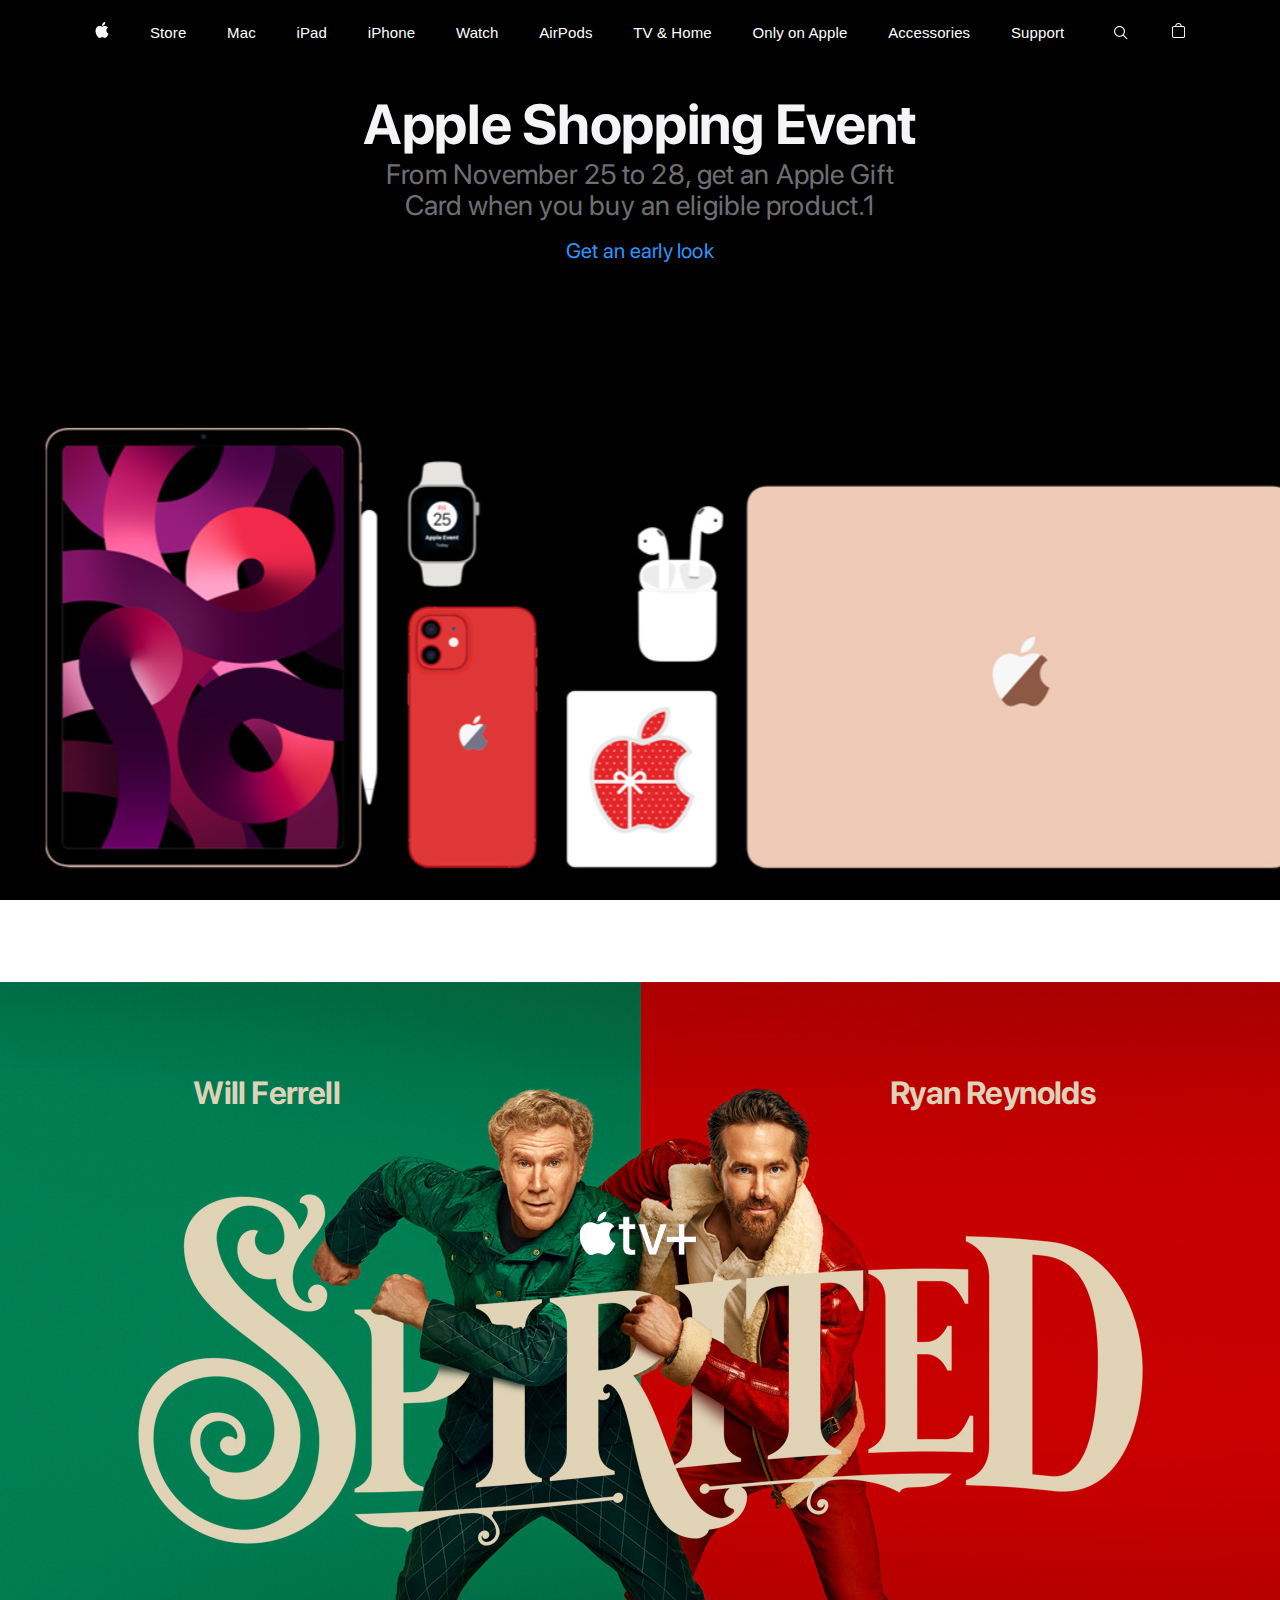
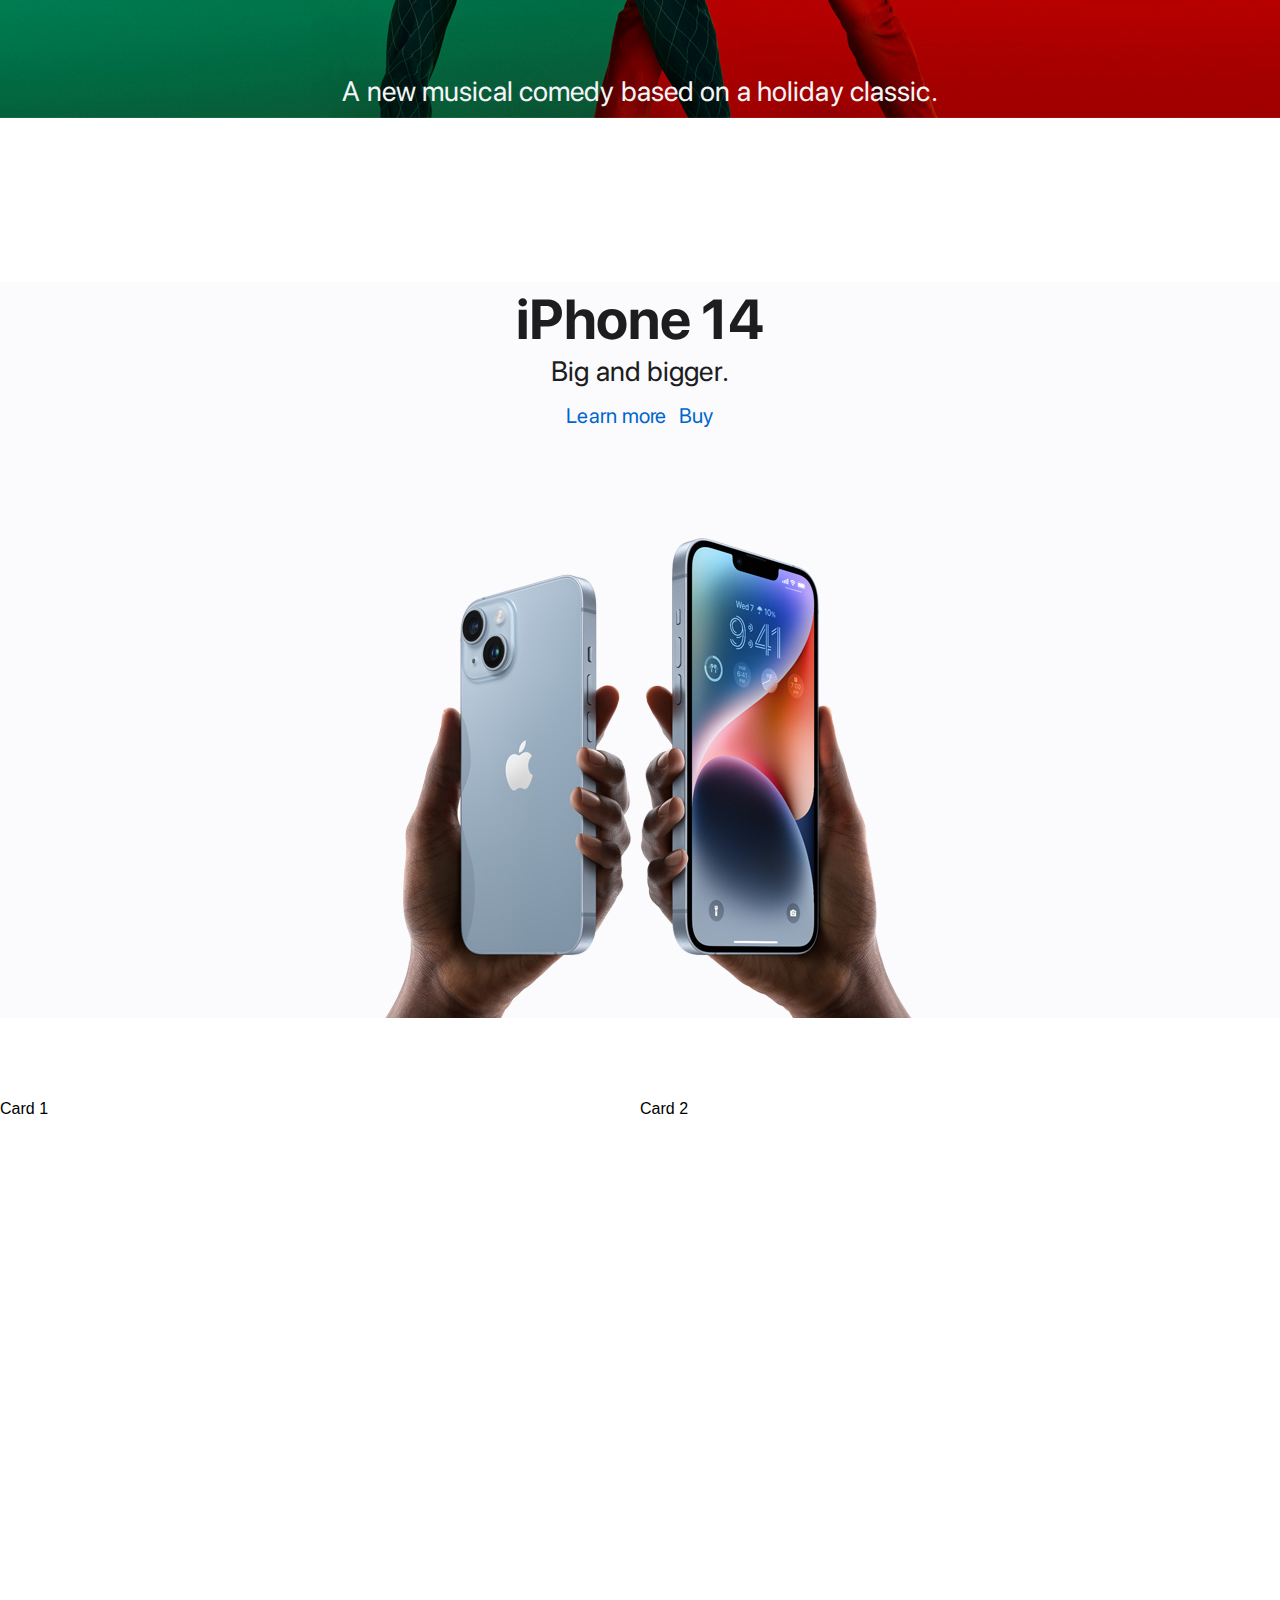
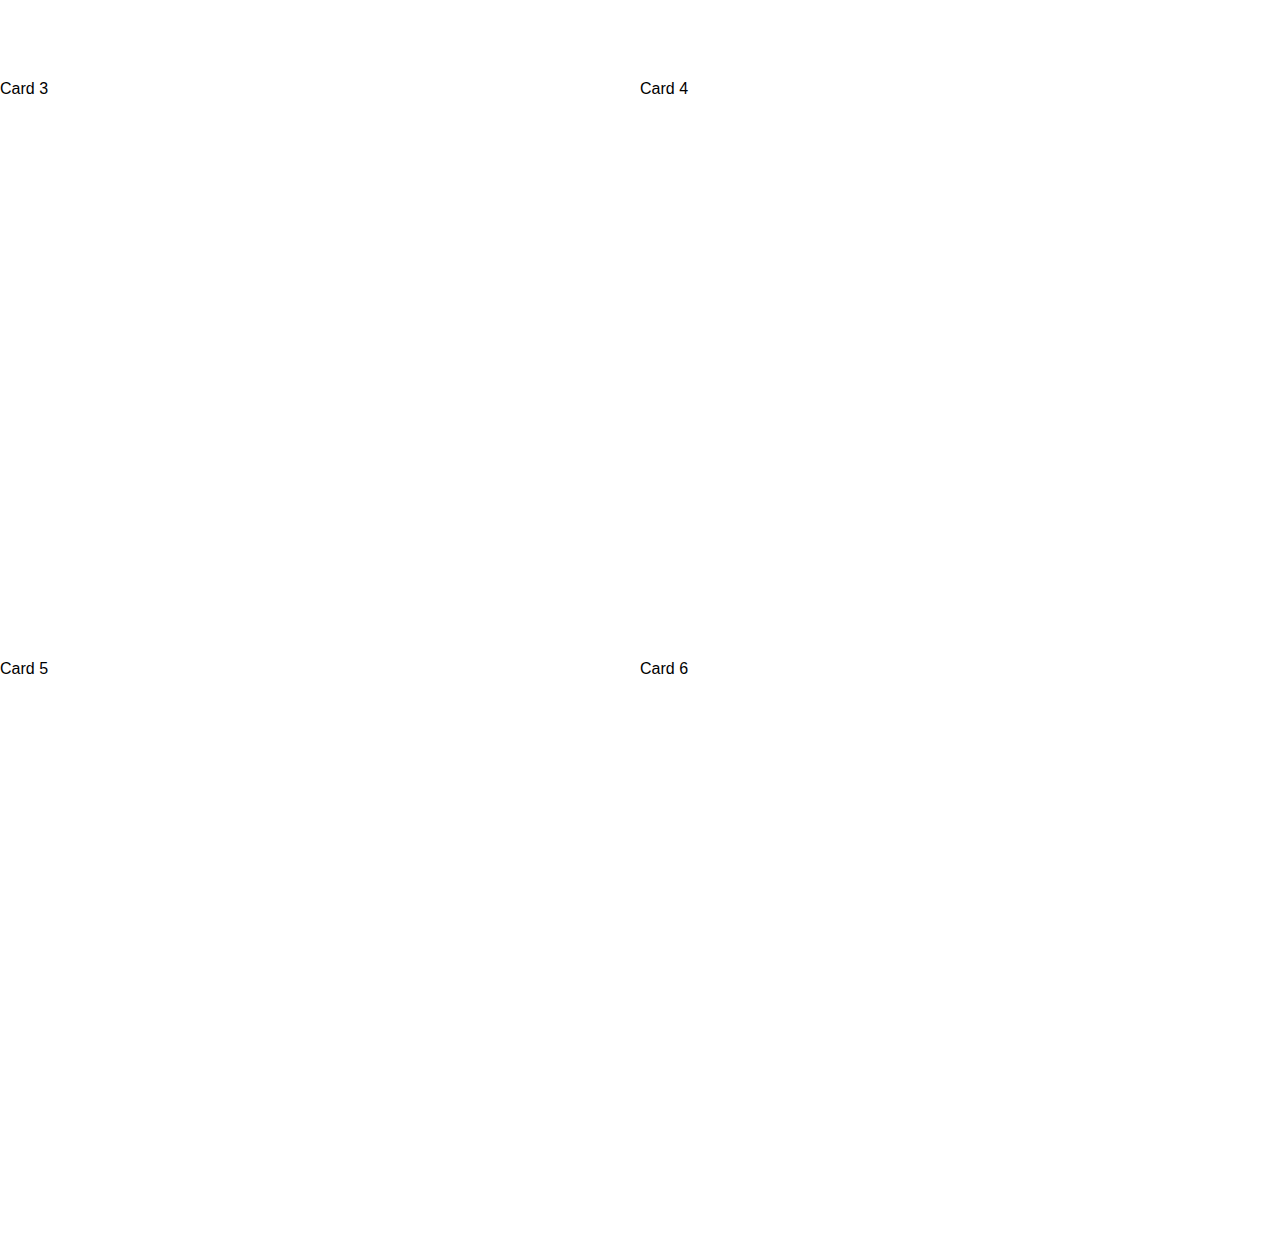
<file: index.html>
<!DOCTYPE html>
<html lang="ru">

<head>
  <meta charset="UTF-8">
  <meta name="viewport" content="width=device-width, initial-scale=1.0">
  <title>Apple Homepage</title>

  <link rel="stylesheet" href="./assets/fonts/SF_PRO/sf_pro.style.css">
  <link rel="stylesheet" href="./normalizer.css">
  <link rel="stylesheet" href="./style.css">
</head>
<body>
  <div id="root">

    <header>
      <nav>
        <a href="" class="normalize-link navigation-link">
          <img src="./assets/apple-icon.svg" alt="Apple Logo">
        </a>
        <a href="./store.html" class="normalize-link navigation-link">Store</a>
        <a href="" class="normalize-link navigation-link">Mac</a>
        <a href="" class="normalize-link navigation-link">iPad</a>
        <a href="" class="normalize-link navigation-link">iPhone</a>
        <a href="" class="normalize-link navigation-link">Watch</a>
        <a href="" class="normalize-link navigation-link">AirPods</a>
        <a href="" class="normalize-link navigation-link">TV & Home</a>
        <a href="" class="normalize-link navigation-link">Only on Apple</a>
        <a href="" class="normalize-link navigation-link">Accessories</a>
        <a href="" class="normalize-link navigation-link">Support</a>
        <a href="" class="normalize-link navigation-link">
          <div class="search-icon-custom">
            <img src="./assets/search-icon.png" alt="">
          </div>
        </a>
        <a href="" class="normalize-link navigation-link">
          <img src="./assets/bag-icon.svg.svg" alt="Bag icon">
        </a>
      </nav>
    </header>

    <section>
      <div class="shopping_event">
        <div class="typography">
            <h1>Apple Shopping Event</h1>
            <p>From November 25 to 28, get an Apple Gift Card when you buy an eligible product.1</p>
            <a href="" class="normalize-link">Get an early look</a>
        </div>
      </div>
    </section>

    <section>
      <div class="streaming_now">
        <div class="streaming_now-actors">
          <div class="actor-left">
            <p>Will Ferrell</p>
          </div>
          <div class="actor-right">
            <p>Ryan Reynolds</p>
          </div>
        </div>
        <div class="streaming_now-description">
          <div>
            <p class="subtitle">A new musical comedy based on a holiday classic.</p>
            <p class="label">Now streaming</p>
          </div>
        </div>
      </div>
    </section>

    <section>
      <div class="new_iphone">
        <div class="new_iphone_info">
          <h1>iPhone 14</h1>
          <p>Big and bigger.</p>
          <div>
            <a href="" class="normalize-link">Learn more</a>
            <a href="" class="normalize-link">Buy</a>
          </div>
        </div>
      </div>
    </section>

    <div id="apple-products">
      <div class="apple-product-card">Card 1</div>
      <div class="apple-product-card">Card 2</div>
      <div class="apple-product-card">Card 3</div>
      <div class="apple-product-card">Card 4</div>
      <div class="apple-product-card">Card 5</div>
      <div class="apple-product-card">Card 6</div>
    </div>
  </div>
</body>
</html>
</file>
<file: assets/fonts/SF_PRO/sf_pro.style.css>
@font-face {
  font-family: 'SF Pro Display';
  src: url('./SFPRODISPLAYBOLD.OTF') format('opentype');

  font-weight: 700;
  font-style: normal;
}

@font-face {
  font-family: 'SF Pro Display';
  src: url('./SFPRODISPLAYMEDIUM.OTF');

  font-weight: 500;
  font-style: normal;
}

@font-face {
  font-family: 'SF Pro Display';
  src: url('./SFPRODISPLAYREGULAR.OTF');

  font-weight: 400;
  font-style: normal;
}

@font-face {
  font-family: 'SF Pro Display';
  src: url('./SFPRODISPLAYLIGHTITALIC.OTF');

  font-weight: 300;
  font-style: italic;
}
</file>
<file: style.css>
header {
  width: 100%;

  position: fixed;
  top: 0;
  left: 0;

  display: flex;
  justify-content: center;

  background-color: black;
}

header > nav {
  display: flex;
  gap: 40.75px;
  align-items: center;

  padding: 10px 0px;
}

.navigation-link {
  color: white;

  font-family: sans-serif;
  font-size: 15px;
  font-style: normal;
  font-weight: 300;
  line-height: 31.002px; /* 110.722% */
  letter-spacing: 0.112px;
}

.navigation-link > img {
  vertical-align: bottom;
}

.search-icon-custom {
  width: 25px;
  height: 43px;
  overflow: hidden;
}

section {
  height: 100vh;
  width: 100%;

  display: flex;
}

.shopping_event {
  display: flex;
  flex: 1;

  background-image: url('./assets/shopping_event_background.svg');
  background-position: center;
  background-repeat: no-repeat;
  background-size: cover;

  justify-content: center;
}

.shopping_event > .typography {
  display: flex;
  flex-direction: column;

  margin-top: 95px
}

.typography > h1 {
  color: #F5F5F7;
  text-align: center;
  font-family: SF Pro Display, sans-serif;
  font-size: 56px;
  font-style: normal;
  font-weight: 700;
  line-height: 60px; /* 107.143% */
  letter-spacing: -0.28px;
}

.typography > p {
  color: #6E6E73;
  text-align: center;
  font-family: 'SF Pro Display', sans-serif;
  font-size: 28px;
  font-style: normal;
  font-weight: 400;
  line-height: 31.002px; /* 110.722% */
  letter-spacing: 0.112px;
  margin-top: 4px;

  width: 555px;
}

.typography > a {
  color: #2997FF;
  text-align: center;
  font-family: SF Pro Display, sans-serif;
  font-size: 21px;
  font-style: normal;
  font-weight: 400;
  line-height: 29.001px; /* 138.1% */
  letter-spacing: 0.231px;

  margin-top: 15px;
}

.streaming_now {
  display: flex;
  flex: 1;
  flex-direction: column;

  background-image: url('./assets/now_streaming_background.svg');
  background-repeat: no-repeat;
  background-position: center;
}

.streaming_now > div {
  display: flex;
  flex: 1;
}

.streaming_now-actors {
  display: flex;
  flex: 1;
}

.streaming_now-actors > div {
  display: flex;
  flex: 1;
}

.actor-left p,
.actor-right p {
  color: #DED2B9;
  text-align: center;
  font-family: SF Pro Display;
  font-size: 32px;
  font-style: normal;
  font-weight: 700;
  line-height: 40px; /* 125% */
  letter-spacing: -0.6px;
}

.actor-left {
  justify-content: flex-end;
  align-items: center;

}

.actor-left > p {
  margin-right: 300px;
  margin-bottom: 40px;
}

.actor-right {
  justify-content: flex-start;
  align-items: center;
}

.actor-right > p {
  margin-left: 250px;
  margin-bottom: 40px;
}

.streaming_now-description {
  justify-content: center;
  align-items: flex-end;

  padding-bottom: 50px;
}

.streaming_now-description p {
  text-align: center;
}

.streaming_now-description .subtitle {
  color: #F5F5F7;
  text-align: center;
  font-family: "SF Pro Display", sans-serif;
  font-size: 28px;
  font-style: normal;
  font-weight: 400;
  line-height: 31.002px; /* 110.722% */
  letter-spacing: 0.112px;

  margin-bottom: 14px;
}

.streaming_now-description .label {
  color: #FFF;
  text-align: center;
  font-family: "SF Pro Display", sans-serif;
  font-size: 21px;
  font-style: normal;
  font-weight: 400;
  line-height: 29.001px; /* 138.1% */
  letter-spacing: 0.231px;
}

.new_iphone {
  display: flex;
  flex: 1;
  justify-content: center;
  align-items: flex-start;

  background-image: url('./assets/iphone_background.svg');
  background-repeat: no-repeat;
  background-position: center;
}

.new_iphone_info {
  margin-top: 90px;
}

.new_iphone_info > h1 {
  color: #1D1D1F;
  text-align: center;
  font-family: "SF Pro Display", sans-serif;
  font-size: 56px;
  font-style: normal;
  font-weight: 700;
  line-height: 60px; /* 107.143% */
  letter-spacing: -0.28px;
}

.new_iphone_info > p {
  color: #1D1D1F;
  text-align: center;
  font-family: "SF Pro Display", sans-serif;
  font-size: 28px;
  font-style: normal;
  font-weight: 400;
  line-height: 31.002px; /* 110.722% */
  letter-spacing: 0.112px;
  margin-top: 6px;
}

.new_iphone_info a {
  color: #06C;
  text-align: center;
  font-family: "SF Pro Display", sans-serif;
  font-size: 21px;
  font-style: normal;
  font-weight: 400;
  line-height: 29.001px; /* 138.1% */
  letter-spacing: 0.231px;
}

.new_iphone_info > div {
  text-align: center;
  margin-top: 14px;
}

.new_iphone_info > div >:nth-child(1) {
  padding-right: 8px;
}

#apple-products {
  display: flex;
  width: 100%;
  flex-wrap: wrap;
}

.apple-product-card {
  display: flex;
  flex: 1 0 50%;

  height: 580px;
}
</file>
<file: normalizer.css>
*, body, #root {
  padding: 0px;
  margin: 0px;
}

*, body, #root, h1, h2, h3, h4, h5, h6, p, a {
  font-family: sans-serif;
}

.normalize-link {
  text-decoration: none;
  color: black;
}
</file>
